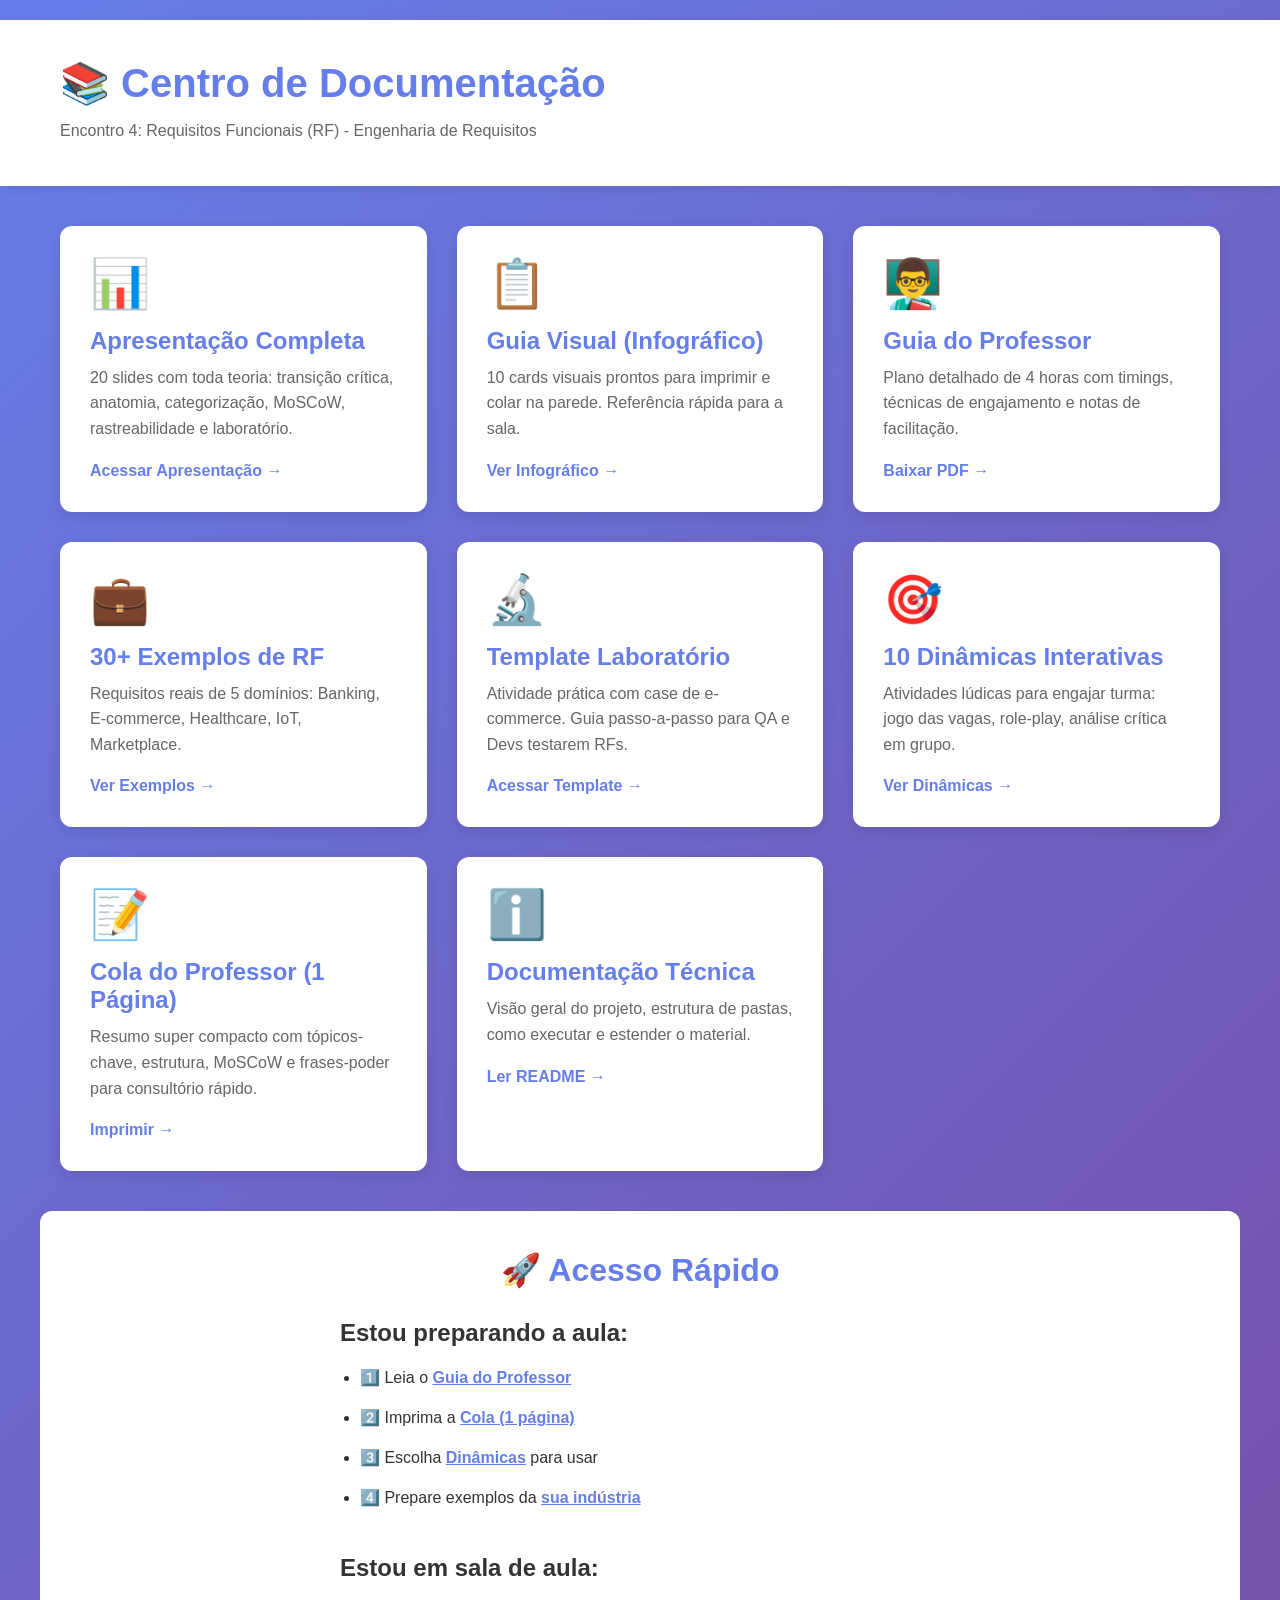
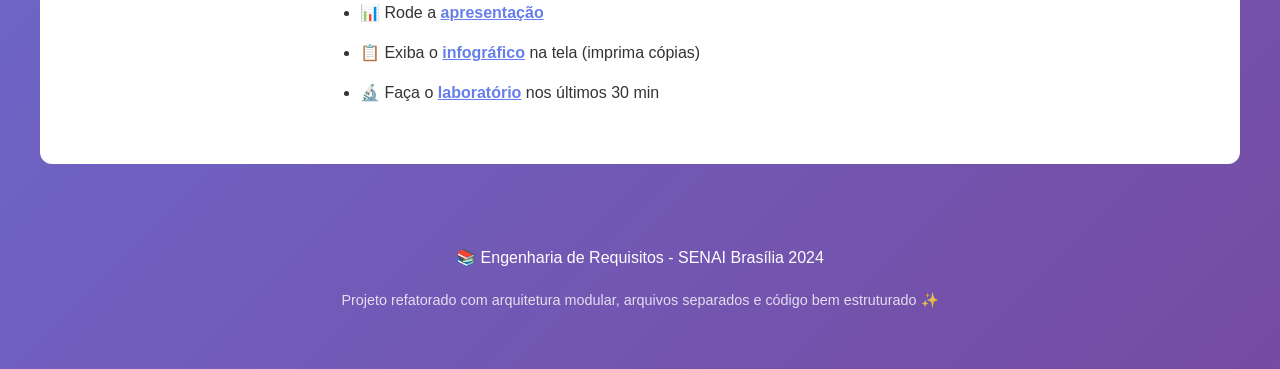
<file: pages/index.html>
<!DOCTYPE html>
<html lang="pt-BR">
<head>
    <meta charset="UTF-8">
    <meta name="viewport" content="width=device-width, initial-scale=1.0">
    <title>Centro de Documentação - Requisitos Funcionais</title>
    
    <link rel="stylesheet" href="../assets/css/common.css">
    <style>
        body {
            background: linear-gradient(135deg, #667eea 0%, #764ba2 100%);
            min-height: 100vh;
            padding: 20px 0;
        }

        .docs-header {
            background: white;
            padding: 40px 0;
            box-shadow: 0 2px 10px rgba(0,0,0,0.1);
            margin-bottom: 40px;
        }

        .docs-header .wrapper {
            max-width: 1200px;
            margin: 0 auto;
            padding: 0 20px;
        }

        .docs-header h1 {
            color: #667eea;
            margin-bottom: 10px;
        }

        .docs-grid {
            max-width: 1200px;
            margin: 0 auto;
            padding: 0 20px;
            display: grid;
            grid-template-columns: repeat(auto-fit, minmax(300px, 1fr));
            gap: 30px;
            margin-bottom: 40px;
        }

        .doc-card {
            background: white;
            border-radius: 12px;
            padding: 30px;
            box-shadow: 0 4px 15px rgba(0,0,0,0.1);
            transition: transform 0.3s ease, box-shadow 0.3s ease;
            cursor: pointer;
        }

        .doc-card:hover {
            transform: translateY(-5px);
            box-shadow: 0 8px 25px rgba(0,0,0,0.2);
        }

        .doc-card-icon {
            font-size: 3em;
            margin-bottom: 15px;
        }

        .doc-card h3 {
            color: #667eea;
            margin-bottom: 10px;
        }

        .doc-card p {
            color: #666;
            line-height: 1.6;
            margin-bottom: 20px;
        }

        .doc-card a {
            display: inline-block;
            color: #667eea;
            text-decoration: none;
            font-weight: bold;
            border-bottom: 2px solid transparent;
            transition: border-color 0.3s ease;
        }

        .doc-card a:hover {
            border-bottom-color: #667eea;
        }

        .footer {
            text-align: center;
            color: white;
            padding: 20px;
            margin-top: 60px;
        }
    </style>
</head>
<body>
    <!-- HEADER -->
    <div class="docs-header">
        <div class="wrapper">
            <h1>📚 Centro de Documentação</h1>
            <p style="color: #666; margin-bottom: 0;">Encontro 4: Requisitos Funcionais (RF) - Engenharia de Requisitos</p>
        </div>
    </div>

    <!-- CARDS DE DOCUMENTAÇÃO -->
    <div class="docs-grid">
        <!-- Card 1: Apresentação -->
        <div class="doc-card">
            <div class="doc-card-icon">📊</div>
            <h3>Apresentação Completa</h3>
            <p>20 slides com toda teoria: transição crítica, anatomia, categorização, MoSCoW, rastreabilidade e laboratório.</p>
            <a href="./apresentacao.html">Acessar Apresentação →</a>
        </div>

        <!-- Card 2: Infográfico -->
        <div class="doc-card">
            <div class="doc-card-icon">📋</div>
            <h3>Guia Visual (Infográfico)</h3>
            <p>10 cards visuais prontos para imprimir e colar na parede. Referência rápida para a sala.</p>
            <a href="./infografico.html">Ver Infográfico →</a>
        </div>

        <!-- Card 3: Guia do Professor -->
        <div class="doc-card">
            <div class="doc-card-icon">👨‍🏫</div>
            <h3>Guia do Professor</h3>
            <p>Plano detalhado de 4 horas com timings, técnicas de engajamento e notas de facilitação.</p>
            <a href="../documentos/guia-professor-rf.md" target="_blank">Baixar PDF →</a>
        </div>

        <!-- Card 4: Exemplos Profissionais -->
        <div class="doc-card">
            <div class="doc-card-icon">💼</div>
            <h3>30+ Exemplos de RF</h3>
            <p>Requisitos reais de 5 domínios: Banking, E-commerce, Healthcare, IoT, Marketplace.</p>
            <a href="../documentos/exemplos-rf-profissionais.md" target="_blank">Ver Exemplos →</a>
        </div>

        <!-- Card 5: Template Laboratório -->
        <div class="doc-card">
            <div class="doc-card-icon">🔬</div>
            <h3>Template Laboratório</h3>
            <p>Atividade prática com case de e-commerce. Guia passo-a-passo para QA e Devs testarem RFs.</p>
            <a href="../documentos/template-laboratorio-rf.md" target="_blank">Acessar Template →</a>
        </div>

        <!-- Card 6: Dinâmicas de Aula -->
        <div class="doc-card">
            <div class="doc-card-icon">🎯</div>
            <h3>10 Dinâmicas Interativas</h3>
            <p>Atividades lúdicas para engajar turma: jogo das vagas, role-play, análise crítica em grupo.</p>
            <a href="../documentos/dinamicas-atividades-rf.md" target="_blank">Ver Dinâmicas →</a>
        </div>

        <!-- Card 7: Cola do Professor -->
        <div class="doc-card">
            <div class="doc-card-icon">📝</div>
            <h3>Cola do Professor (1 Página)</h3>
            <p>Resumo super compacto com tópicos-chave, estrutura, MoSCoW e frases-poder para consultório rápido.</p>
            <a href="../documentos/COLA-PROFESSOR-CHEAT-SHEET.md" target="_blank">Imprimir →</a>
        </div>

        <!-- Card 8: README -->
        <div class="doc-card">
            <div class="doc-card-icon">ℹ️</div>
            <h3>Documentação Técnica</h3>
            <p>Visão geral do projeto, estrutura de pastas, como executar e estender o material.</p>
            <a href="../documentos/README.md" target="_blank">Ler README →</a>
        </div>
    </div>

    <!-- NAVEGAÇÃO RÁPIDA -->
    <div class="container" style="background: white; padding: 40px 20px; margin-top: 40px; border-radius: 12px;">
        <h2 style="color: #667eea; text-align: center; margin-bottom: 30px;">🚀 Acesso Rápido</h2>
        
        <div style="max-width: 600px; margin: 0 auto;">
            <h3 style="color: #333; margin-bottom: 15px;">Estou preparando a aula:</h3>
            <ul style="margin-left: 20px; line-height: 2;">
                <li>1️⃣ Leia o <a href="../documentos/guia-professor-rf.md" style="color: #667eea; font-weight: bold;">Guia do Professor</a></li>
                <li>2️⃣ Imprima a <a href="../documentos/COLA-PROFESSOR-CHEAT-SHEET.md" style="color: #667eea; font-weight: bold;">Cola (1 página)</a></li>
                <li>3️⃣ Escolha <a href="../documentos/dinamicas-atividades-rf.md" style="color: #667eea; font-weight: bold;">Dinâmicas</a> para usar</li>
                <li>4️⃣ Prepare exemplos da <a href="../documentos/exemplos-rf-profissionais.md" style="color: #667eea; font-weight: bold;">sua indústria</a></li>
            </ul>

            <h3 style="color: #333; margin-top: 40px; margin-bottom: 15px;">Estou em sala de aula:</h3>
            <ul style="margin-left: 20px; line-height: 2;">
                <li>📊 Rode a <a href="./apresentacao.html" style="color: #667eea; font-weight: bold;">apresentação</a></li>
                <li>📋 Exiba o <a href="./infografico.html" style="color: #667eea; font-weight: bold;">infográfico</a> na tela (imprima cópias)</li>
                <li>🔬 Faça o <a href="../documentos/template-laboratorio-rf.md" style="color: #667eea; font-weight: bold;">laboratório</a> nos últimos 30 min</li>
            </ul>
        </div>
    </div>

    <!-- FOOTER -->
    <div class="footer">
        <p>📚 Engenharia de Requisitos - SENAI Brasília 2024</p>
        <p style="font-size: 0.9em; opacity: 0.8;">Projeto refatorado com arquitetura modular, arquivos separados e código bem estruturado ✨</p>
    </div>
</body>
</html>
</file>
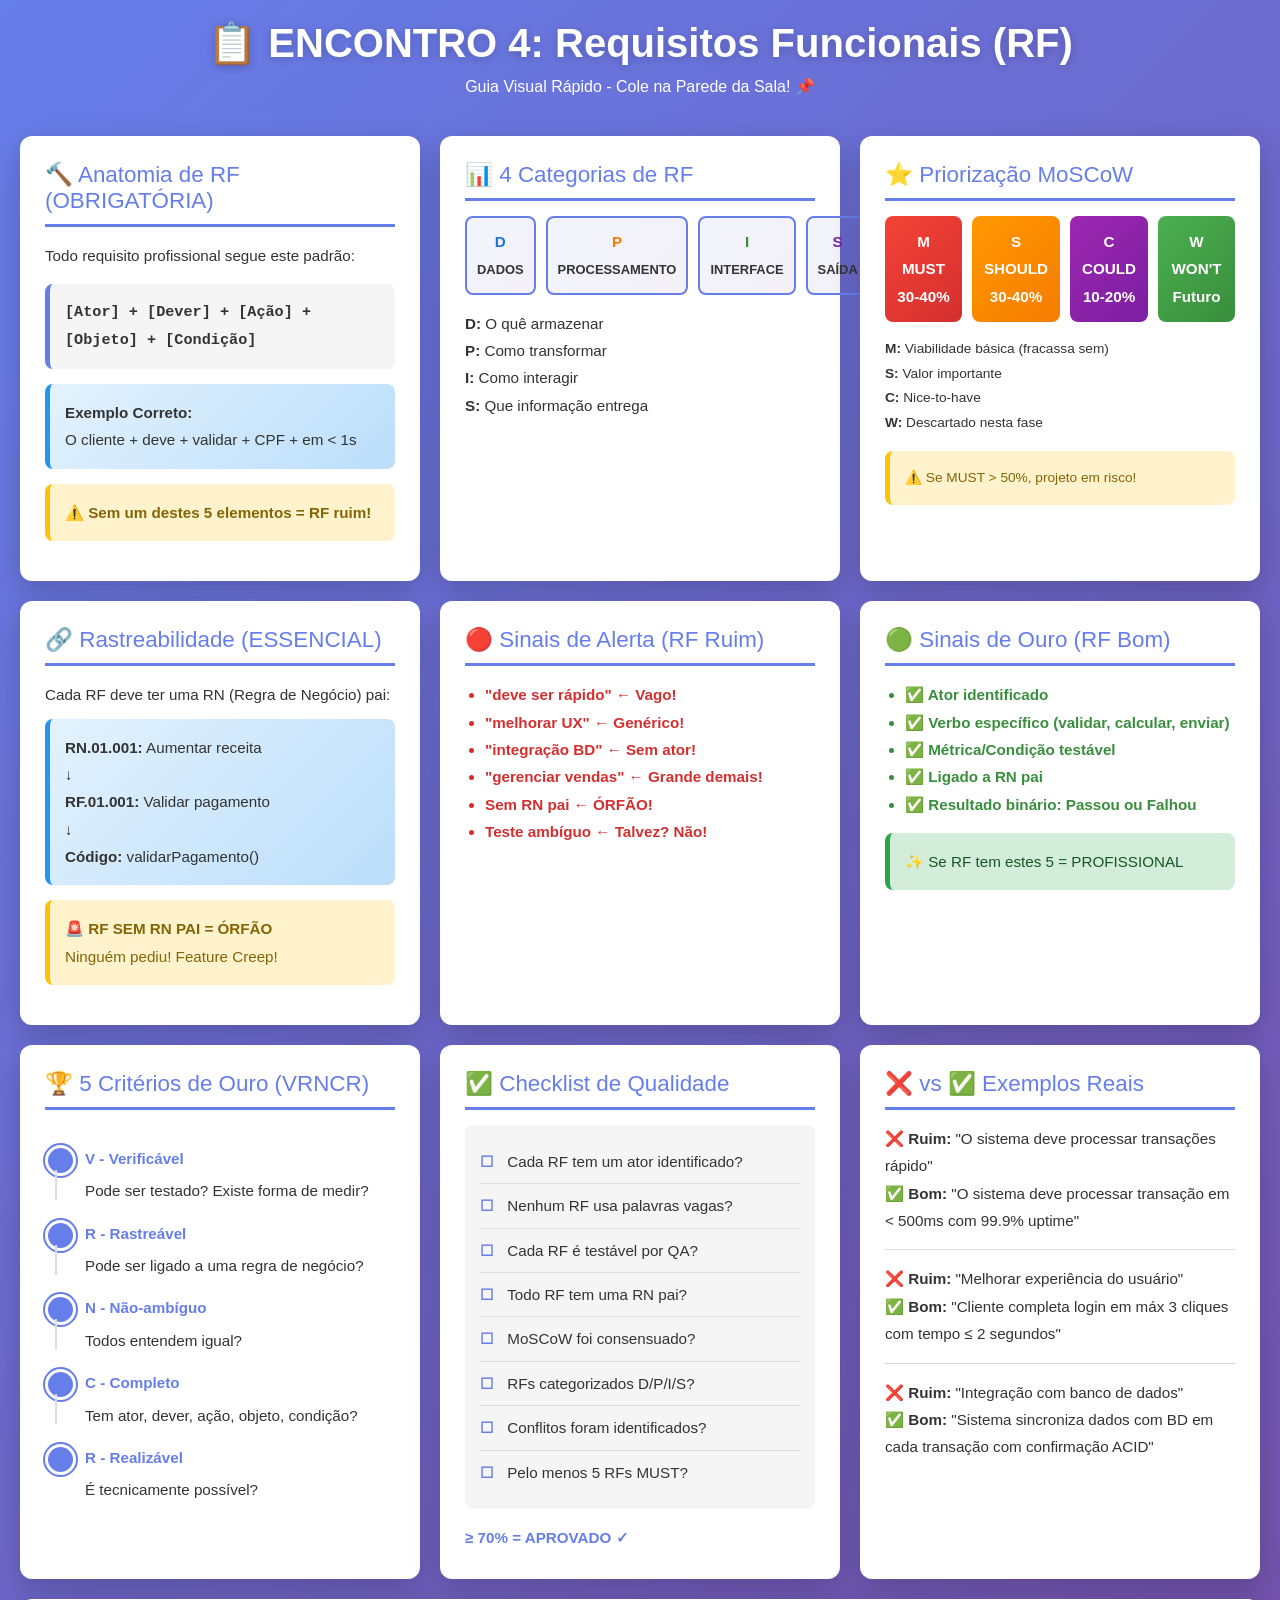
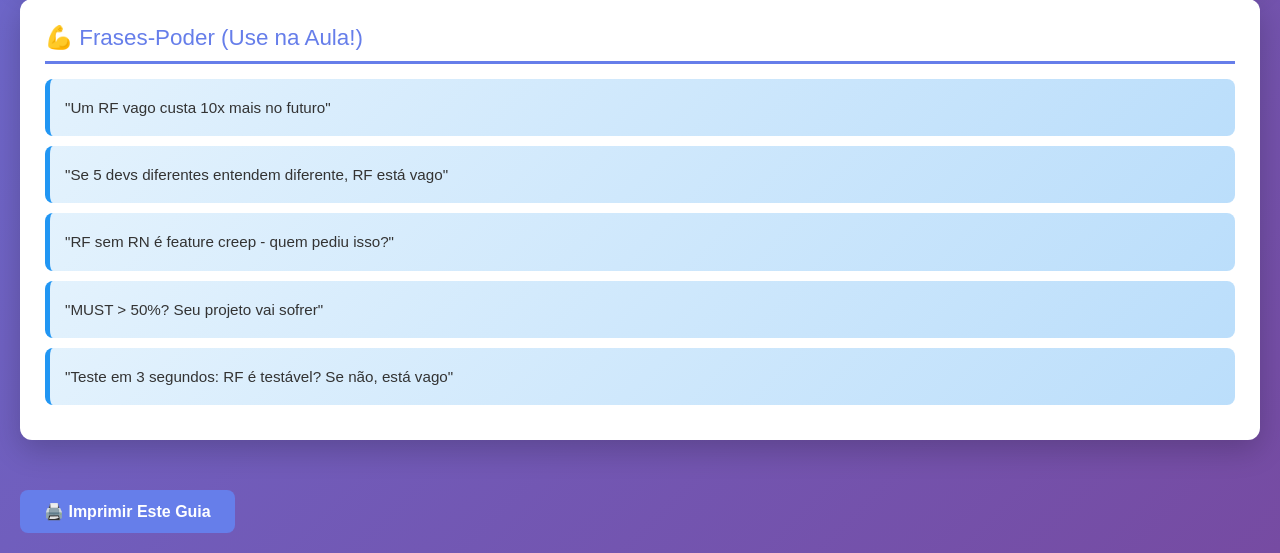
<file: infografico-rf-visual.html>
<!DOCTYPE html>
<html lang="pt-BR">
<head>
    <meta charset="UTF-8">
    <meta name="viewport" content="width=device-width, initial-scale=1.0">
    <title>Infográfico RF - Guia Rápido Visual</title>
    <style>
        * {
            margin: 0;
            padding: 0;
            box-sizing: border-box;
        }

        body {
            font-family: 'Segoe UI', Tahoma, Geneva, Verdana, sans-serif;
            background: linear-gradient(135deg, #667eea 0%, #764ba2 100%);
            padding: 20px;
            min-height: 100vh;
        }

        .container {
            max-width: 1400px;
            margin: 0 auto;
        }

        .header {
            text-align: center;
            color: white;
            margin-bottom: 40px;
        }

        .header h1 {
            font-size: 2.5em;
            margin-bottom: 10px;
            text-shadow: 0 2px 10px rgba(0,0,0,0.2);
        }

        .grid {
            display: grid;
            grid-template-columns: repeat(auto-fit, minmax(350px, 1fr));
            gap: 20px;
            margin-bottom: 30px;
        }

        .card {
            background: white;
            border-radius: 12px;
            padding: 25px;
            box-shadow: 0 10px 30px rgba(0,0,0,0.2);
            transition: transform 0.3s, box-shadow 0.3s;
        }

        .card:hover {
            transform: translateY(-5px);
            box-shadow: 0 15px 40px rgba(0,0,0,0.3);
        }

        .card-title {
            font-size: 1.4em;
            color: #667eea;
            margin-bottom: 15px;
            border-bottom: 3px solid #667eea;
            padding-bottom: 10px;
        }

        .card-content {
            font-size: 0.95em;
            line-height: 1.8;
            color: #333;
        }

        .anatomy-box {
            background: #f5f5f5;
            padding: 15px;
            border-radius: 8px;
            margin: 15px 0;
            font-family: 'Courier New', monospace;
            border-left: 5px solid #667eea;
            font-weight: bold;
        }

        .categories {
            display: grid;
            grid-template-columns: repeat(4, 1fr);
            gap: 10px;
            margin: 15px 0;
        }

        .category-item {
            background: linear-gradient(135deg, #667eea15 0%, #764ba215 100%);
            padding: 10px;
            border-radius: 8px;
            text-align: center;
            border: 2px solid #667eea;
            font-weight: bold;
        }

        .moscow-grid {
            display: grid;
            grid-template-columns: repeat(4, 1fr);
            gap: 10px;
            margin: 15px 0;
        }

        .moscow-item {
            padding: 12px;
            border-radius: 8px;
            text-align: center;
            font-weight: bold;
            color: white;
        }

        .moscow-m { background: linear-gradient(135deg, #f44336 0%, #d32f2f 100%); }
        .moscow-s { background: linear-gradient(135deg, #ff9800 0%, #f57c00 100%); }
        .moscow-c { background: linear-gradient(135deg, #9c27b0 0%, #7b1fa2 100%); }
        .moscow-w { background: linear-gradient(135deg, #4caf50 0%, #388e3c 100%); }

        .checklist {
            background: #f5f5f5;
            padding: 15px;
            border-radius: 8px;
            margin: 15px 0;
        }

        .checklist ul {
            list-style: none;
            padding-left: 0;
        }

        .checklist li {
            padding: 8px 0;
            border-bottom: 1px solid #ddd;
        }

        .checklist li:last-child {
            border-bottom: none;
        }

        .checklist li:before {
            content: "☐ ";
            margin-right: 10px;
            font-weight: bold;
            color: #667eea;
        }

        .warning {
            background: #fff3cd;
            border-left: 5px solid #ffc107;
            padding: 15px;
            border-radius: 8px;
            margin: 15px 0;
            color: #856404;
        }

        .success {
            background: #d4edda;
            border-left: 5px solid #28a745;
            padding: 15px;
            border-radius: 8px;
            margin: 15px 0;
            color: #155724;
        }

        .timeline {
            position: relative;
            padding: 20px 0;
            margin: 15px 0;
        }

        .timeline-step {
            display: flex;
            margin-bottom: 15px;
            position: relative;
            padding-left: 40px;
        }

        .timeline-step:before {
            content: '';
            position: absolute;
            left: 0;
            top: 0;
            width: 25px;
            height: 25px;
            background: #667eea;
            border-radius: 50%;
            border: 3px solid white;
            box-shadow: 0 0 0 2px #667eea;
        }

        .timeline-step:after {
            content: '';
            position: absolute;
            left: 10px;
            top: 25px;
            width: 2px;
            height: 30px;
            background: #ddd;
        }

        .timeline-step:last-child:after {
            display: none;
        }

        .timeline-content {
            flex-grow: 1;
        }

        .timeline-content strong {
            color: #667eea;
            display: block;
            margin-bottom: 5px;
        }

        .full-width {
            grid-column: 1 / -1;
        }

        .example-block {
            background: linear-gradient(135deg, #e3f2fd 0%, #bbdefb 100%);
            border-left: 5px solid #2196F3;
            padding: 15px;
            border-radius: 8px;
            margin: 10px 0;
        }

        .print-btn {
            background: #667eea;
            color: white;
            border: none;
            padding: 12px 24px;
            border-radius: 8px;
            cursor: pointer;
            font-size: 1em;
            font-weight: bold;
            margin-top: 20px;
            transition: background 0.3s;
        }

        .print-btn:hover {
            background: #764ba2;
        }

        @media print {
            body {
                background: white;
            }
            .print-btn {
                display: none;
            }
        }

        @media (max-width: 768px) {
            .categories, .moscow-grid {
                grid-template-columns: repeat(2, 1fr);
            }
        }
    </style>
</head>
<body>
    <div class="container">
        <div class="header">
            <h1>📋 ENCONTRO 4: Requisitos Funcionais (RF)</h1>
            <p>Guia Visual Rápido - Cole na Parede da Sala! 📌</p>
        </div>

        <div class="grid">
            <!-- Card 1: Anatomia -->
            <div class="card">
                <div class="card-title">🔨 Anatomia de RF (OBRIGATÓRIA)</div>
                <div class="card-content">
                    <p>Todo requisito profissional segue este padrão:</p>
                    <div class="anatomy-box">
                        [Ator] + [Dever] + [Ação] + [Objeto] + [Condição]
                    </div>
                    <div class="example-block">
                        <strong>Exemplo Correto:</strong><br>
                        O cliente + deve + validar + CPF + em &lt; 1s
                    </div>
                    <div class="warning">
                        <strong>⚠️ Sem um destes 5 elementos = RF ruim!</strong>
                    </div>
                </div>
            </div>

            <!-- Card 2: Categorias D/P/I/S -->
            <div class="card">
                <div class="card-title">📊 4 Categorias de RF</div>
                <div class="card-content">
                    <div class="categories">
                        <div class="category-item">
                            <strong style="color: #1976D2;">D</strong><br>
                            <span style="font-size: 0.85em;">DADOS</span>
                        </div>
                        <div class="category-item">
                            <strong style="color: #f57c00;">P</strong><br>
                            <span style="font-size: 0.85em;">PROCESSAMENTO</span>
                        </div>
                        <div class="category-item">
                            <strong style="color: #388e3c;">I</strong><br>
                            <span style="font-size: 0.85em;">INTERFACE</span>
                        </div>
                        <div class="category-item">
                            <strong style="color: #7b1fa2;">S</strong><br>
                            <span style="font-size: 0.85em;">SAÍDA</span>
                        </div>
                    </div>

                    <p style="margin-top: 15px;">
                        <strong>D:</strong> O quê armazenar<br>
                        <strong>P:</strong> Como transformar<br>
                        <strong>I:</strong> Como interagir<br>
                        <strong>S:</strong> Que informação entrega
                    </p>
                </div>
            </div>

            <!-- Card 3: MoSCoW -->
            <div class="card">
                <div class="card-title">⭐ Priorização MoSCoW</div>
                <div class="card-content">
                    <div class="moscow-grid">
                        <div class="moscow-item moscow-m">M<br>MUST<br>30-40%</div>
                        <div class="moscow-item moscow-s">S<br>SHOULD<br>30-40%</div>
                        <div class="moscow-item moscow-c">C<br>COULD<br>10-20%</div>
                        <div class="moscow-item moscow-w">W<br>WON'T<br>Futuro</div>
                    </div>

                    <p style="margin-top: 15px; font-size: 0.9em;">
                        <strong>M:</strong> Viabilidade básica (fracassa sem)<br>
                        <strong>S:</strong> Valor importante<br>
                        <strong>C:</strong> Nice-to-have<br>
                        <strong>W:</strong> Descartado nesta fase
                    </p>

                    <div class="warning" style="margin-top: 15px; font-size: 0.9em;">
                        ⚠️ Se MUST &gt; 50%, projeto em risco!
                    </div>
                </div>
            </div>

            <!-- Card 4: Rastreabilidade -->
            <div class="card">
                <div class="card-title">🔗 Rastreabilidade (ESSENCIAL)</div>
                <div class="card-content">
                    <p>Cada RF deve ter uma RN (Regra de Negócio) pai:</p>

                    <div class="example-block">
                        <strong>RN.01.001:</strong> Aumentar receita<br>
                        ↓<br>
                        <strong>RF.01.001:</strong> Validar pagamento<br>
                        ↓<br>
                        <strong>Código:</strong> validarPagamento()
                    </div>

                    <div class="warning">
                        <strong>🚨 RF SEM RN PAI = ÓRFÃO</strong><br>
                        Ninguém pediu! Feature Creep!
                    </div>
                </div>
            </div>

            <!-- Card 5: Sinais de Alerta -->
            <div class="card">
                <div class="card-title">🔴 Sinais de Alerta (RF Ruim)</div>
                <div class="card-content">
                    <ul style="margin-left: 20px; color: #d32f2f; font-weight: bold;">
                        <li>"deve ser rápido" ← Vago!</li>
                        <li>"melhorar UX" ← Genérico!</li>
                        <li>"integração BD" ← Sem ator!</li>
                        <li>"gerenciar vendas" ← Grande demais!</li>
                        <li>Sem RN pai ← ÓRFÃO!</li>
                        <li>Teste ambíguo ← Talvez? Não!</li>
                    </ul>
                </div>
            </div>

            <!-- Card 6: Sinais de Ouro -->
            <div class="card">
                <div class="card-title">🟢 Sinais de Ouro (RF Bom)</div>
                <div class="card-content">
                    <ul style="margin-left: 20px; color: #388e3c; font-weight: bold;">
                        <li>✅ Ator identificado</li>
                        <li>✅ Verbo específico (validar, calcular, enviar)</li>
                        <li>✅ Métrica/Condição testável</li>
                        <li>✅ Ligado a RN pai</li>
                        <li>✅ Resultado binário: Passou ou Falhou</li>
                    </ul>

                    <div class="success" style="margin-top: 15px;">
                        ✨ Se RF tem estes 5 = PROFISSIONAL
                    </div>
                </div>
            </div>

            <!-- Card 7: VRNCR -->
            <div class="card">
                <div class="card-title">🏆 5 Critérios de Ouro (VRNCR)</div>
                <div class="card-content">
                    <div class="timeline">
                        <div class="timeline-step">
                            <div class="timeline-content">
                                <strong>V - Verificável</strong>
                                Pode ser testado? Existe forma de medir?
                            </div>
                        </div>
                        <div class="timeline-step">
                            <div class="timeline-content">
                                <strong>R - Rastreável</strong>
                                Pode ser ligado a uma regra de negócio?
                            </div>
                        </div>
                        <div class="timeline-step">
                            <div class="timeline-content">
                                <strong>N - Não-ambíguo</strong>
                                Todos entendem igual?
                            </div>
                        </div>
                        <div class="timeline-step">
                            <div class="timeline-content">
                                <strong>C - Completo</strong>
                                Tem ator, dever, ação, objeto, condição?
                            </div>
                        </div>
                        <div class="timeline-step">
                            <div class="timeline-content">
                                <strong>R - Realizável</strong>
                                É tecnicamente possível?
                            </div>
                        </div>
                    </div>
                </div>
            </div>

            <!-- Card 8: Teste de Qualidade -->
            <div class="card">
                <div class="card-title">✅ Checklist de Qualidade</div>
                <div class="card-content">
                    <div class="checklist">
                        <ul>
                            <li>Cada RF tem um ator identificado?</li>
                            <li>Nenhum RF usa palavras vagas?</li>
                            <li>Cada RF é testável por QA?</li>
                            <li>Todo RF tem uma RN pai?</li>
                            <li>MoSCoW foi consensuado?</li>
                            <li>RFs categorizados D/P/I/S?</li>
                            <li>Conflitos foram identificados?</li>
                            <li>Pelo menos 5 RFs MUST?</li>
                        </ul>
                    </div>
                    <p style="margin-top: 15px; color: #667eea; font-weight: bold;">
                        ≥ 70% = APROVADO ✓
                    </p>
                </div>
            </div>

            <!-- Card 9: Comparação -->
            <div class="card">
                <div class="card-title">❌ vs ✅ Exemplos Reais</div>
                <div class="card-content">
                    <p><strong>❌ Ruim:</strong> "O sistema deve processar transações rápido"</p>
                    <p><strong>✅ Bom:</strong> "O sistema deve processar transação em &lt; 500ms com 99.9% uptime"</p>

                    <hr style="margin: 15px 0; border: none; border-top: 1px solid #ddd;">

                    <p><strong>❌ Ruim:</strong> "Melhorar experiência do usuário"</p>
                    <p><strong>✅ Bom:</strong> "Cliente completa login em máx 3 cliques com tempo ≤ 2 segundos"</p>

                    <hr style="margin: 15px 0; border: none; border-top: 1px solid #ddd;">

                    <p><strong>❌ Ruim:</strong> "Integração com banco de dados"</p>
                    <p><strong>✅ Bom:</strong> "Sistema sincroniza dados com BD em cada transação com confirmação ACID"</p>
                </div>
            </div>

            <!-- Card 10: Frase-Poder -->
            <div class="card full-width">
                <div class="card-title">💪 Frases-Poder (Use na Aula!)</div>
                <div class="card-content">
                    <div class="example-block">
                        "Um RF vago custa 10x mais no futuro"
                    </div>
                    <div class="example-block">
                        "Se 5 devs diferentes entendem diferente, RF está vago"
                    </div>
                    <div class="example-block">
                        "RF sem RN é feature creep - quem pediu isso?"
                    </div>
                    <div class="example-block">
                        "MUST > 50%? Seu projeto vai sofrer"
                    </div>
                    <div class="example-block">
                        "Teste em 3 segundos: RF é testável? Se não, está vago"
                    </div>
                </div>
            </div>
        </div>

        <button class="print-btn" onclick="window.print()">🖨️ Imprimir Este Guia</button>
    </div>

    <script>
        // Torna os cards clicáveis para copiar conteúdo
        document.querySelectorAll('.card').forEach(card => {
            card.addEventListener('click', function() {
                console.log('Card clicado. Dica: Use Ctrl+P para imprimir!');
            });
        });
    </script>
</body>
</html>
</file>
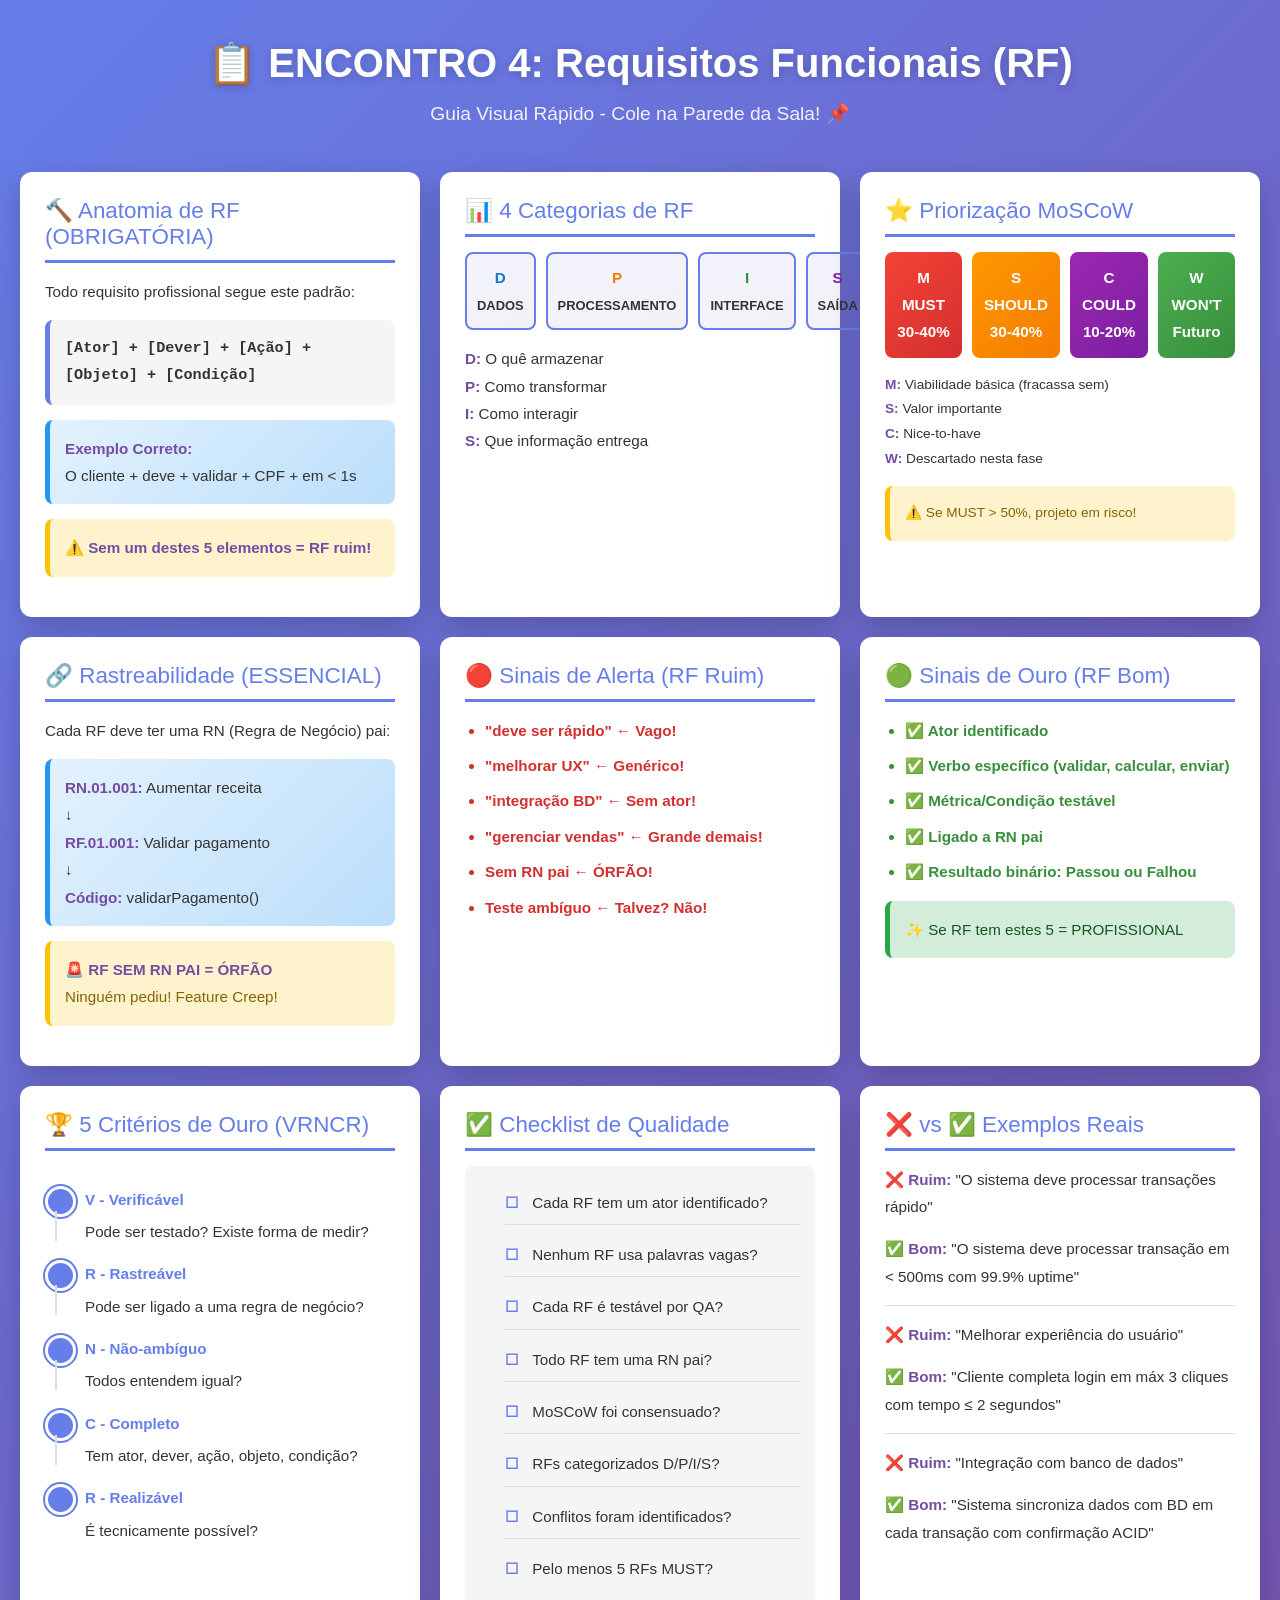
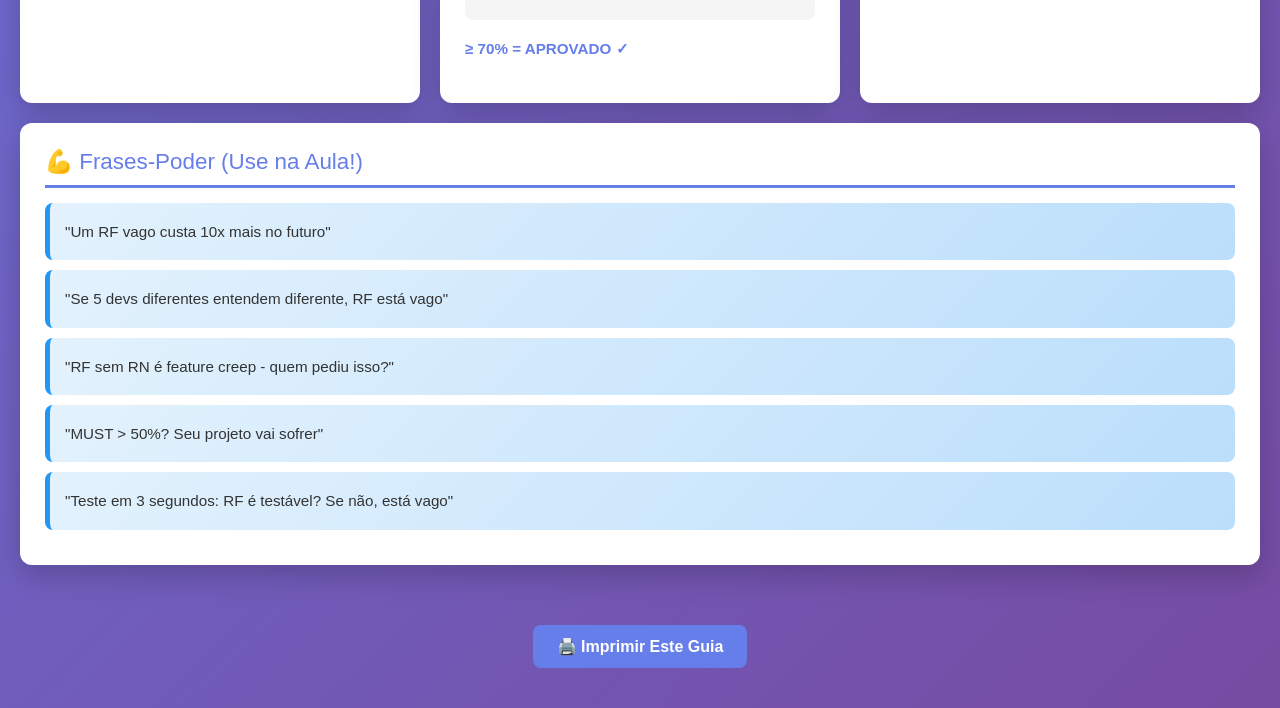
<file: pages/infografico.html>
<!DOCTYPE html>
<html lang="pt-BR">
<head>
    <meta charset="UTF-8">
    <meta name="viewport" content="width=device-width, initial-scale=1.0">
    <title>Infográfico RF - Guia Rápido Visual</title>
    
    <!-- Estilos -->
    <link rel="stylesheet" href="../assets/css/common.css">
    <link rel="stylesheet" href="../assets/css/infografico.css">
</head>
<body>
    <div class="infografico-container">
        <div class="wrapper">
            <!-- HEADER -->
            <div class="infografico-header">
                <h1>📋 ENCONTRO 4: Requisitos Funcionais (RF)</h1>
                <p>Guia Visual Rápido - Cole na Parede da Sala! 📌</p>
            </div>

            <!-- GRID DE CARDS -->
            <div class="infografico-grid">
                <!-- Card 1: Anatomia -->
                <div class="infografico-card">
                    <div class="infografico-card-title">🔨 Anatomia de RF (OBRIGATÓRIA)</div>
                    <div class="infografico-card-content">
                        <p>Todo requisito profissional segue este padrão:</p>
                        <div class="anatomy-box">
                            [Ator] + [Dever] + [Ação] + [Objeto] + [Condição]
                        </div>
                        <div class="example-display">
                            <strong>Exemplo Correto:</strong><br>
                            O cliente + deve + validar + CPF + em &lt; 1s
                        </div>
                        <div class="warning-display">
                            <strong>⚠️ Sem um destes 5 elementos = RF ruim!</strong>
                        </div>
                    </div>
                </div>

                <!-- Card 2: Categorias -->
                <div class="infografico-card">
                    <div class="infografico-card-title">📊 4 Categorias de RF</div>
                    <div class="infografico-card-content">
                        <div class="categories-display">
                            <div class="category-display">
                                <strong style="color: #1976D2;">D</strong><br>
                                <span style="font-size: 0.85em;">DADOS</span>
                            </div>
                            <div class="category-display">
                                <strong style="color: #f57c00;">P</strong><br>
                                <span style="font-size: 0.85em;">PROCESSAMENTO</span>
                            </div>
                            <div class="category-display">
                                <strong style="color: #388e3c;">I</strong><br>
                                <span style="font-size: 0.85em;">INTERFACE</span>
                            </div>
                            <div class="category-display">
                                <strong style="color: #7b1fa2;">S</strong><br>
                                <span style="font-size: 0.85em;">SAÍDA</span>
                            </div>
                        </div>

                        <p style="margin-top: 15px;">
                            <strong>D:</strong> O quê armazenar<br>
                            <strong>P:</strong> Como transformar<br>
                            <strong>I:</strong> Como interagir<br>
                            <strong>S:</strong> Que informação entrega
                        </p>
                    </div>
                </div>

                <!-- Card 3: MoSCoW -->
                <div class="infografico-card">
                    <div class="infografico-card-title">⭐ Priorização MoSCoW</div>
                    <div class="infografico-card-content">
                        <div class="moscow-grid">
                            <div class="moscow-display moscow-m">M<br>MUST<br>30-40%</div>
                            <div class="moscow-display moscow-s">S<br>SHOULD<br>30-40%</div>
                            <div class="moscow-display moscow-c">C<br>COULD<br>10-20%</div>
                            <div class="moscow-display moscow-w">W<br>WON'T<br>Futuro</div>
                        </div>

                        <p style="margin-top: 15px; font-size: 0.9em;">
                            <strong>M:</strong> Viabilidade básica (fracassa sem)<br>
                            <strong>S:</strong> Valor importante<br>
                            <strong>C:</strong> Nice-to-have<br>
                            <strong>W:</strong> Descartado nesta fase
                        </p>

                        <div class="warning-display" style="margin-top: 15px; font-size: 0.9em;">
                            ⚠️ Se MUST &gt; 50%, projeto em risco!
                        </div>
                    </div>
                </div>

                <!-- Card 4: Rastreabilidade -->
                <div class="infografico-card">
                    <div class="infografico-card-title">🔗 Rastreabilidade (ESSENCIAL)</div>
                    <div class="infografico-card-content">
                        <p>Cada RF deve ter uma RN (Regra de Negócio) pai:</p>

                        <div class="example-display">
                            <strong>RN.01.001:</strong> Aumentar receita<br>
                            ↓<br>
                            <strong>RF.01.001:</strong> Validar pagamento<br>
                            ↓<br>
                            <strong>Código:</strong> validarPagamento()
                        </div>

                        <div class="warning-display">
                            <strong>🚨 RF SEM RN PAI = ÓRFÃO</strong><br>
                            Ninguém pediu! Feature Creep!
                        </div>
                    </div>
                </div>

                <!-- Card 5: Sinais de Alerta -->
                <div class="infografico-card">
                    <div class="infografico-card-title">🔴 Sinais de Alerta (RF Ruim)</div>
                    <div class="infografico-card-content">
                        <ul style="margin-left: 20px; color: #d32f2f; font-weight: bold;">
                            <li>"deve ser rápido" ← Vago!</li>
                            <li>"melhorar UX" ← Genérico!</li>
                            <li>"integração BD" ← Sem ator!</li>
                            <li>"gerenciar vendas" ← Grande demais!</li>
                            <li>Sem RN pai ← ÓRFÃO!</li>
                            <li>Teste ambíguo ← Talvez? Não!</li>
                        </ul>
                    </div>
                </div>

                <!-- Card 6: Sinais de Ouro -->
                <div class="infografico-card">
                    <div class="infografico-card-title">🟢 Sinais de Ouro (RF Bom)</div>
                    <div class="infografico-card-content">
                        <ul style="margin-left: 20px; color: #388e3c; font-weight: bold;">
                            <li>✅ Ator identificado</li>
                            <li>✅ Verbo específico (validar, calcular, enviar)</li>
                            <li>✅ Métrica/Condição testável</li>
                            <li>✅ Ligado a RN pai</li>
                            <li>✅ Resultado binário: Passou ou Falhou</li>
                        </ul>

                        <div class="success-display" style="margin-top: 15px;">
                            ✨ Se RF tem estes 5 = PROFISSIONAL
                        </div>
                    </div>
                </div>

                <!-- Card 7: VRNCR -->
                <div class="infografico-card">
                    <div class="infografico-card-title">🏆 5 Critérios de Ouro (VRNCR)</div>
                    <div class="infografico-card-content">
                        <div class="timeline-display">
                            <div class="timeline-step">
                                <div class="timeline-content">
                                    <strong>V - Verificável</strong>
                                    Pode ser testado? Existe forma de medir?
                                </div>
                            </div>
                            <div class="timeline-step">
                                <div class="timeline-content">
                                    <strong>R - Rastreável</strong>
                                    Pode ser ligado a uma regra de negócio?
                                </div>
                            </div>
                            <div class="timeline-step">
                                <div class="timeline-content">
                                    <strong>N - Não-ambíguo</strong>
                                    Todos entendem igual?
                                </div>
                            </div>
                            <div class="timeline-step">
                                <div class="timeline-content">
                                    <strong>C - Completo</strong>
                                    Tem ator, dever, ação, objeto, condição?
                                </div>
                            </div>
                            <div class="timeline-step">
                                <div class="timeline-content">
                                    <strong>R - Realizável</strong>
                                    É tecnicamente possível?
                                </div>
                            </div>
                        </div>
                    </div>
                </div>

                <!-- Card 8: Checklist -->
                <div class="infografico-card">
                    <div class="infografico-card-title">✅ Checklist de Qualidade</div>
                    <div class="infografico-card-content">
                        <div class="checklist-display">
                            <ul>
                                <li>Cada RF tem um ator identificado?</li>
                                <li>Nenhum RF usa palavras vagas?</li>
                                <li>Cada RF é testável por QA?</li>
                                <li>Todo RF tem uma RN pai?</li>
                                <li>MoSCoW foi consensuado?</li>
                                <li>RFs categorizados D/P/I/S?</li>
                                <li>Conflitos foram identificados?</li>
                                <li>Pelo menos 5 RFs MUST?</li>
                            </ul>
                        </div>
                        <p style="margin-top: 15px; color: #667eea; font-weight: bold;">
                            ≥ 70% = APROVADO ✓
                        </p>
                    </div>
                </div>

                <!-- Card 9: Comparação -->
                <div class="infografico-card">
                    <div class="infografico-card-title">❌ vs ✅ Exemplos Reais</div>
                    <div class="infografico-card-content">
                        <p><strong>❌ Ruim:</strong> "O sistema deve processar transações rápido"</p>
                        <p><strong>✅ Bom:</strong> "O sistema deve processar transação em &lt; 500ms com 99.9% uptime"</p>

                        <hr style="margin: 15px 0; border: none; border-top: 1px solid #ddd;">

                        <p><strong>❌ Ruim:</strong> "Melhorar experiência do usuário"</p>
                        <p><strong>✅ Bom:</strong> "Cliente completa login em máx 3 cliques com tempo ≤ 2 segundos"</p>

                        <hr style="margin: 15px 0; border: none; border-top: 1px solid #ddd;">

                        <p><strong>❌ Ruim:</strong> "Integração com banco de dados"</p>
                        <p><strong>✅ Bom:</strong> "Sistema sincroniza dados com BD em cada transação com confirmação ACID"</p>
                    </div>
                </div>

                <!-- Card 10: Frases-Poder -->
                <div class="infografico-card full-width">
                    <div class="infografico-card-title">💪 Frases-Poder (Use na Aula!)</div>
                    <div class="infografico-card-content">
                        <div class="example-display">
                            "Um RF vago custa 10x mais no futuro"
                        </div>
                        <div class="example-display">
                            "Se 5 devs diferentes entendem diferente, RF está vago"
                        </div>
                        <div class="example-display">
                            "RF sem RN é feature creep - quem pediu isso?"
                        </div>
                        <div class="example-display">
                            "MUST > 50%? Seu projeto vai sofrer"
                        </div>
                        <div class="example-display">
                            "Teste em 3 segundos: RF é testável? Se não, está vago"
                        </div>
                    </div>
                </div>
            </div>

            <!-- BOTÃO DE IMPRESSÃO -->
            <div style="text-align: center; margin-top: 40px;">
                <button id="printBtn" class="print-button">🖨️ Imprimir Este Guia</button>
            </div>
        </div>
    </div>

    <!-- Scripts -->
    <script src="../assets/js/app.js"></script>
    <script src="../assets/js/infografico.js"></script>
</body>
</html>
</file>
<file: assets/css/common.css>
/* ==========================================
   ESTILOS COMUNS - Encontro 4: Requisitos Funcionais
   ========================================== */

:root {
    --primary-color: #667eea;
    --secondary-color: #764ba2;
    --success-color: #4CAF50;
    --warning-color: #ffc107;
    --danger-color: #f44336;
    --info-color: #2196F3;
    --light-bg: #f5f5f5;
    --border-radius: 12px;
    --transition: all 0.3s ease;
    --box-shadow: 0 10px 30px rgba(0,0,0,0.2);
}

* {
    margin: 0;
    padding: 0;
    box-sizing: border-box;
}

html {
    scroll-behavior: smooth;
}

body {
    font-family: 'Segoe UI', Tahoma, Geneva, Verdana, sans-serif;
    background: linear-gradient(135deg, var(--primary-color) 0%, var(--secondary-color) 100%);
    min-height: 100vh;
    color: #333;
}

/* ==========================================
   LAYOUT BASE
   ========================================== */

.container {
    width: 100%;
    max-width: 1200px;
    margin: 0 auto;
    padding: 20px;
}

.wrapper {
    width: 100%;
    max-width: 1400px;
    margin: 0 auto;
}

/* ==========================================
   HEADER & NAVIGATION
   ========================================== */

header {
    background: white;
    box-shadow: var(--box-shadow);
    padding: 20px 0;
    position: sticky;
    top: 0;
    z-index: 100;
}

nav {
    display: flex;
    justify-content: space-between;
    align-items: center;
    gap: 20px;
}

.logo {
    font-size: 1.5em;
    font-weight: bold;
    color: var(--primary-color);
    text-decoration: none;
}

.nav-links {
    display: flex;
    list-style: none;
    gap: 25px;
}

.nav-links a {
    text-decoration: none;
    color: #333;
    font-weight: 500;
    transition: var(--transition);
    border-bottom: 3px solid transparent;
}

.nav-links a:hover {
    color: var(--primary-color);
    border-bottom-color: var(--primary-color);
}

/* ==========================================
   BUTTONS
   ========================================== */

.btn {
    padding: 12px 24px;
    border: none;
    border-radius: 8px;
    cursor: pointer;
    font-size: 1em;
    font-weight: bold;
    transition: var(--transition);
    text-decoration: none;
    display: inline-block;
}

.btn-primary {
    background: var(--primary-color);
    color: white;
}

.btn-primary:hover {
    background: var(--secondary-color);
    transform: translateY(-2px);
    box-shadow: 0 5px 15px rgba(102, 126, 234, 0.4);
}

.btn-success {
    background: var(--success-color);
    color: white;
}

.btn-success:hover {
    background: #45a049;
    transform: translateY(-2px);
}

.btn-warning {
    background: var(--warning-color);
    color: #333;
}

.btn-warning:hover {
    background: #ffb300;
}

.btn-secondary {
    background: #e0e0e0;
    color: #333;
}

.btn-secondary:hover {
    background: #d0d0d0;
}

.btn:disabled {
    opacity: 0.5;
    cursor: not-allowed;
    transform: none;
}

/* ==========================================
   CARDS
   ========================================== */

.card {
    background: white;
    border-radius: var(--border-radius);
    padding: 25px;
    box-shadow: var(--box-shadow);
    transition: var(--transition);
}

.card:hover {
    transform: translateY(-5px);
    box-shadow: 0 15px 40px rgba(0,0,0,0.3);
}

.card-title {
    font-size: 1.4em;
    color: var(--primary-color);
    margin-bottom: 15px;
    border-bottom: 3px solid var(--primary-color);
    padding-bottom: 10px;
}

.card-subtitle {
    font-size: 1.1em;
    color: #666;
    margin-bottom: 15px;
}

.card-content {
    font-size: 0.95em;
    line-height: 1.8;
    color: #333;
}

/* ==========================================
   ALERTS & BOXES
   ========================================== */

.alert {
    padding: 15px 20px;
    border-radius: 8px;
    margin: 15px 0;
    border-left: 5px solid;
}

.alert-success {
    background: #d4edda;
    border-color: var(--success-color);
    color: #155724;
}

.alert-warning {
    background: #fff3cd;
    border-color: var(--warning-color);
    color: #856404;
}

.alert-danger {
    background: #f8d7da;
    border-color: var(--danger-color);
    color: #721c24;
}

.alert-info {
    background: #d1ecf1;
    border-color: var(--info-color);
    color: #0c5460;
}

.highlight-box {
    background: linear-gradient(135deg, rgba(102, 126, 234, 0.1) 0%, rgba(118, 75, 162, 0.1) 100%);
    padding: 20px;
    border-radius: 8px;
    border-left: 5px solid var(--primary-color);
    margin: 15px 0;
}

/* ==========================================
   TABLES
   ========================================== */

table {
    width: 100%;
    border-collapse: collapse;
    margin: 20px 0;
    background: white;
    border-radius: 8px;
    overflow: hidden;
    box-shadow: 0 2px 5px rgba(0,0,0,0.1);
}

thead {
    background: var(--primary-color);
    color: white;
}

th {
    padding: 15px;
    text-align: left;
    font-weight: bold;
    border-bottom: 2px solid #ddd;
}

td {
    padding: 12px 15px;
    border-bottom: 1px solid #ddd;
}

tr:nth-child(even) {
    background: var(--light-bg);
}

tr:hover {
    background: #f0f0f0;
}

/* ==========================================
   GRIDS
   ========================================== */

.grid {
    display: grid;
    gap: 20px;
    margin-bottom: 30px;
}

.grid-2 {
    grid-template-columns: repeat(auto-fit, minmax(350px, 1fr));
}

.grid-3 {
    grid-template-columns: repeat(auto-fit, minmax(300px, 1fr));
}

.grid-4 {
    grid-template-columns: repeat(4, 1fr);
}

@media (max-width: 768px) {
    .grid-4 {
        grid-template-columns: repeat(2, 1fr);
    }

    .nav-links {
        flex-direction: column;
        gap: 10px;
    }
}

/* ==========================================
   TYPOGRAPHY
   ========================================== */

h1, h2, h3, h4, h5, h6 {
    color: var(--primary-color);
    margin-bottom: 15px;
    font-weight: 600;
}

h1 {
    font-size: 2.5em;
}

h2 {
    font-size: 2em;
}

h3 {
    font-size: 1.5em;
}

p {
    line-height: 1.8;
    margin-bottom: 15px;
}

ul, ol {
    margin-left: 25px;
    margin-bottom: 15px;
}

li {
    margin-bottom: 8px;
}

strong {
    color: var(--secondary-color);
}

code {
    background: var(--light-bg);
    padding: 2px 6px;
    border-radius: 4px;
    font-family: 'Courier New', monospace;
    color: #d32f2f;
}

pre {
    background: var(--light-bg);
    padding: 15px;
    border-radius: 8px;
    overflow-x: auto;
    margin: 15px 0;
    border-left: 5px solid var(--primary-color);
}

pre code {
    background: none;
    padding: 0;
    color: #333;
}

/* ==========================================
   UTILITIES
   ========================================== */

.text-center {
    text-align: center;
}

.text-right {
    text-align: right;
}

.mt-1 { margin-top: 10px; }
.mt-2 { margin-top: 20px; }
.mt-3 { margin-top: 30px; }
.mb-1 { margin-bottom: 10px; }
.mb-2 { margin-bottom: 20px; }
.mb-3 { margin-bottom: 30px; }
.p-1 { padding: 10px; }
.p-2 { padding: 20px; }
.p-3 { padding: 30px; }

.hidden {
    display: none;
}

.visible {
    display: block;
}

/* ==========================================
   PRINT STYLES
   ========================================== */

@media print {
    body {
        background: white;
    }

    header, nav, .btn-print-hide {
        display: none;
    }

    .card {
        page-break-inside: avoid;
        box-shadow: none;
        border: 1px solid #ddd;
    }

    a {
        text-decoration: none;
        color: inherit;
    }
}

/* ==========================================
   ANIMATIONS
   ========================================== */

@keyframes fadeIn {
    from {
        opacity: 0;
        transform: translateY(10px);
    }
    to {
        opacity: 1;
        transform: translateY(0);
    }
}

@keyframes slideInFromLeft {
    from {
        opacity: 0;
        transform: translateX(-20px);
    }
    to {
        opacity: 1;
        transform: translateX(0);
    }
}

.fade-in {
    animation: fadeIn 0.5s ease-in-out;
}

.slide-in {
    animation: slideInFromLeft 0.5s ease-in-out;
}
</file>
<file: assets/css/infografico.css>
/* ==========================================
   ESTILOS INFOGRÁFICO - Encontro 4
   ========================================== */

.infografico-container {
    background: linear-gradient(135deg, #667eea 0%, #764ba2 100%);
    min-height: 100vh;
    padding: 40px 20px;
}

.infografico-header {
    text-align: center;
    color: white;
    margin-bottom: 40px;
}

.infografico-header h1 {
    font-size: 2.5em;
    margin-bottom: 10px;
    text-shadow: 0 2px 10px rgba(0,0,0,0.2);
    color: white;
}

.infografico-header p {
    font-size: 1.2em;
    color: rgba(255,255,255,0.9);
}

.infografico-grid {
    display: grid;
    grid-template-columns: repeat(auto-fit, minmax(350px, 1fr));
    gap: 20px;
    margin-bottom: 30px;
}

.infografico-card {
    background: white;
    border-radius: 12px;
    padding: 25px;
    box-shadow: 0 10px 30px rgba(0,0,0,0.2);
    transition: transform 0.3s, box-shadow 0.3s;
}

.infografico-card:hover {
    transform: translateY(-5px);
    box-shadow: 0 15px 40px rgba(0,0,0,0.3);
}

.infografico-card-title {
    font-size: 1.4em;
    color: #667eea;
    margin-bottom: 15px;
    border-bottom: 3px solid #667eea;
    padding-bottom: 10px;
}

.infografico-card-content {
    font-size: 0.95em;
    line-height: 1.8;
    color: #333;
}

.anatomy-box {
    background: #f5f5f5;
    padding: 15px;
    border-radius: 8px;
    margin: 15px 0;
    font-family: 'Courier New', monospace;
    border-left: 5px solid #667eea;
    font-weight: bold;
}

.categories-display {
    display: grid;
    grid-template-columns: repeat(4, 1fr);
    gap: 10px;
    margin: 15px 0;
}

.category-display {
    background: linear-gradient(135deg, #667eea15 0%, #764ba215 100%);
    padding: 10px;
    border-radius: 8px;
    text-align: center;
    border: 2px solid #667eea;
    font-weight: bold;
}

.moscow-grid {
    display: grid;
    grid-template-columns: repeat(4, 1fr);
    gap: 10px;
    margin: 15px 0;
}

.moscow-display {
    padding: 12px;
    border-radius: 8px;
    text-align: center;
    font-weight: bold;
    color: white;
}

.moscow-m { background: linear-gradient(135deg, #f44336 0%, #d32f2f 100%); }
.moscow-s { background: linear-gradient(135deg, #ff9800 0%, #f57c00 100%); }
.moscow-c { background: linear-gradient(135deg, #9c27b0 0%, #7b1fa2 100%); }
.moscow-w { background: linear-gradient(135deg, #4caf50 0%, #388e3c 100%); }

.checklist-display {
    background: #f5f5f5;
    padding: 15px;
    border-radius: 8px;
    margin: 15px 0;
}

.checklist-display ul {
    list-style: none;
    padding-left: 0;
}

.checklist-display li {
    padding: 8px 0;
    border-bottom: 1px solid #ddd;
}

.checklist-display li:last-child {
    border-bottom: none;
}

.checklist-display li:before {
    content: "☐ ";
    margin-right: 10px;
    font-weight: bold;
    color: #667eea;
}

.warning-display {
    background: #fff3cd;
    border-left: 5px solid #ffc107;
    padding: 15px;
    border-radius: 8px;
    margin: 15px 0;
    color: #856404;
}

.success-display {
    background: #d4edda;
    border-left: 5px solid #28a745;
    padding: 15px;
    border-radius: 8px;
    margin: 15px 0;
    color: #155724;
}

.timeline-display {
    position: relative;
    padding: 20px 0;
    margin: 15px 0;
}

.timeline-step {
    display: flex;
    margin-bottom: 15px;
    position: relative;
    padding-left: 40px;
}

.timeline-step:before {
    content: '';
    position: absolute;
    left: 0;
    top: 0;
    width: 25px;
    height: 25px;
    background: #667eea;
    border-radius: 50%;
    border: 3px solid white;
    box-shadow: 0 0 0 2px #667eea;
}

.timeline-step:after {
    content: '';
    position: absolute;
    left: 10px;
    top: 25px;
    width: 2px;
    height: 30px;
    background: #ddd;
}

.timeline-step:last-child:after {
    display: none;
}

.timeline-content {
    flex-grow: 1;
}

.timeline-content strong {
    color: #667eea;
    display: block;
    margin-bottom: 5px;
}

.full-width {
    grid-column: 1 / -1;
}

.example-display {
    background: linear-gradient(135deg, #e3f2fd 0%, #bbdefb 100%);
    border-left: 5px solid #2196F3;
    padding: 15px;
    border-radius: 8px;
    margin: 10px 0;
}

.print-button {
    background: #667eea;
    color: white;
    border: none;
    padding: 12px 24px;
    border-radius: 8px;
    cursor: pointer;
    font-size: 1em;
    font-weight: bold;
    margin-top: 20px;
    transition: background 0.3s;
}

.print-button:hover {
    background: #764ba2;
}

.print-button:active {
    transform: scale(0.98);
}

/* ==========================================
   RESPONSIVE DESIGN
   ========================================== */

@media (max-width: 1024px) {
    .categories-display, .moscow-grid {
        grid-template-columns: repeat(2, 1fr);
    }
}

@media (max-width: 768px) {
    .infografico-header h1 {
        font-size: 1.8em;
    }

    .infografico-header p {
        font-size: 1em;
    }

    .categories-display, .moscow-grid {
        grid-template-columns: repeat(2, 1fr);
    }

    .infografico-card {
        padding: 15px;
    }

    .infografico-card-title {
        font-size: 1.1em;
    }

    .infografico-card-content {
        font-size: 0.9em;
    }
}

@media print {
    body {
        background: white;
    }

    .print-button {
        display: none;
    }

    .infografico-container {
        background: white;
        padding: 20px;
    }

    .infografico-card {
        page-break-inside: avoid;
        box-shadow: none;
        border: 1px solid #ddd;
        margin-bottom: 20px;
    }
}
</file>
